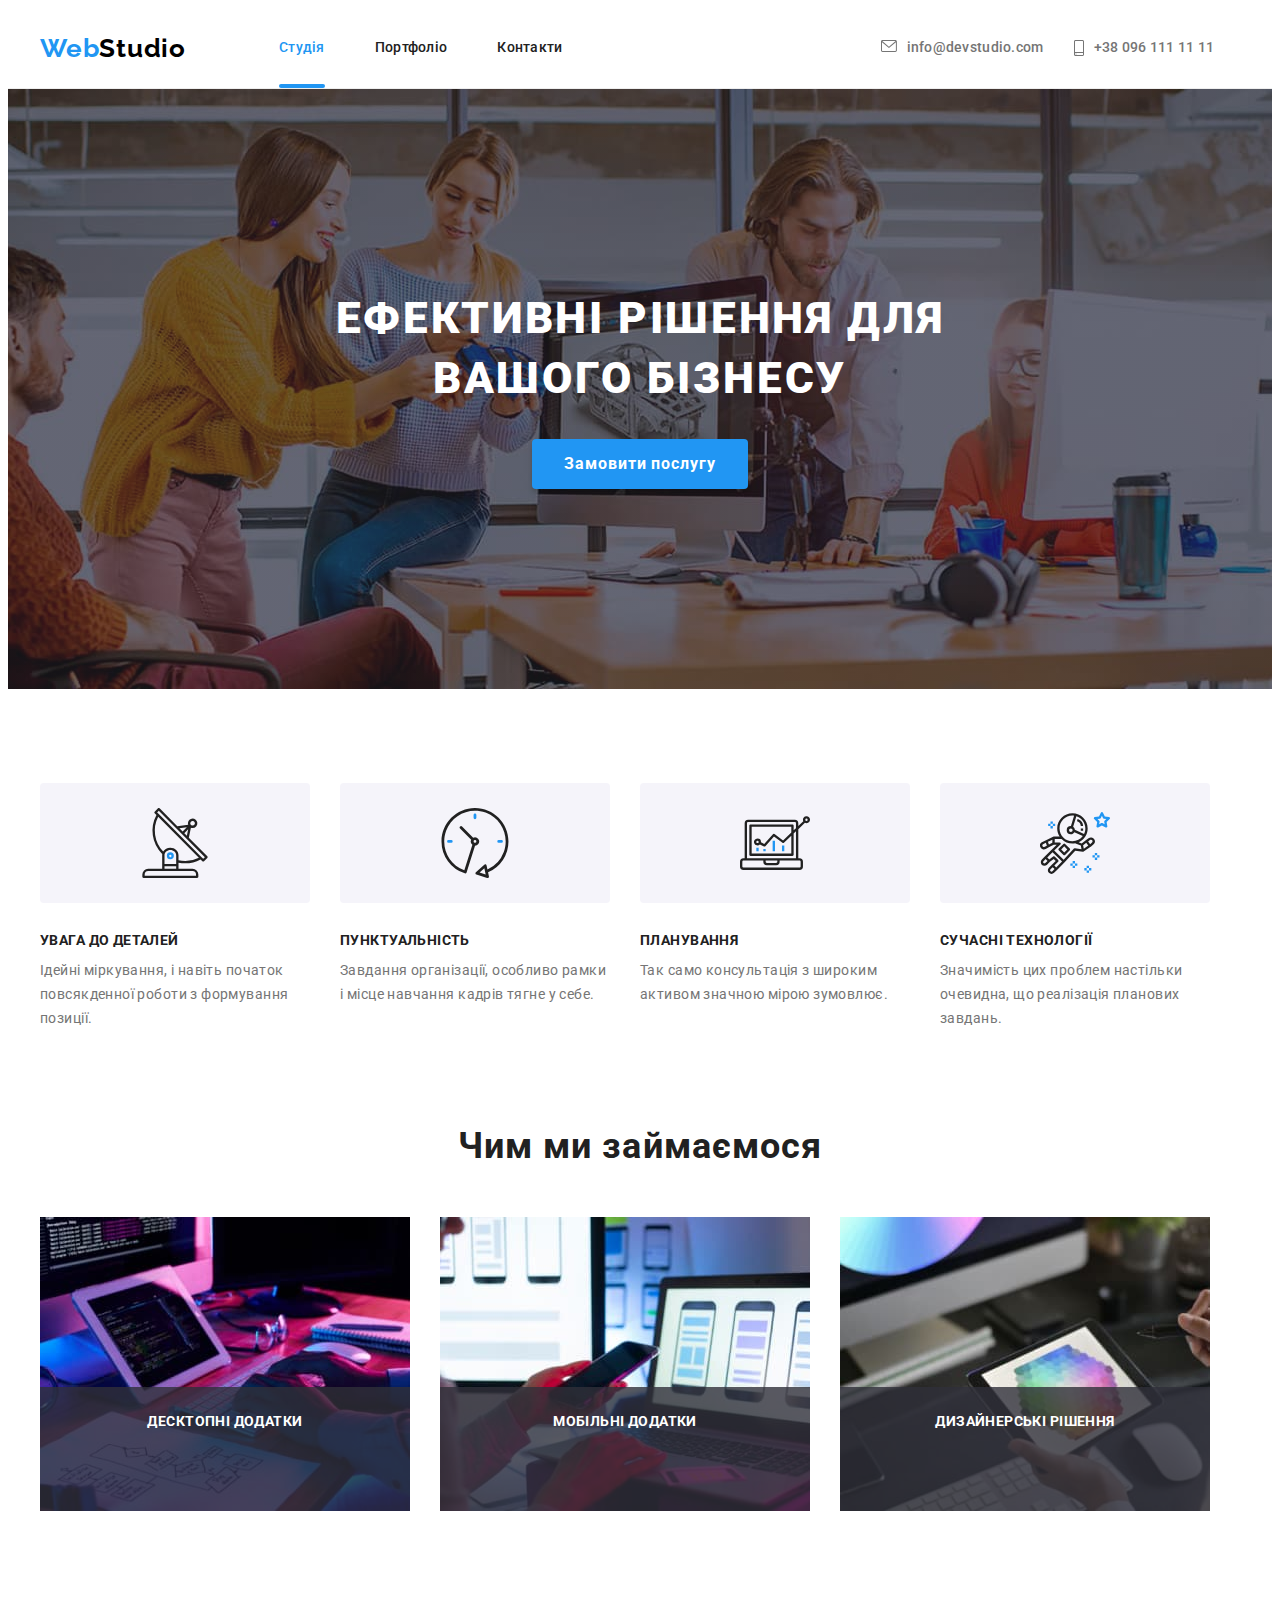
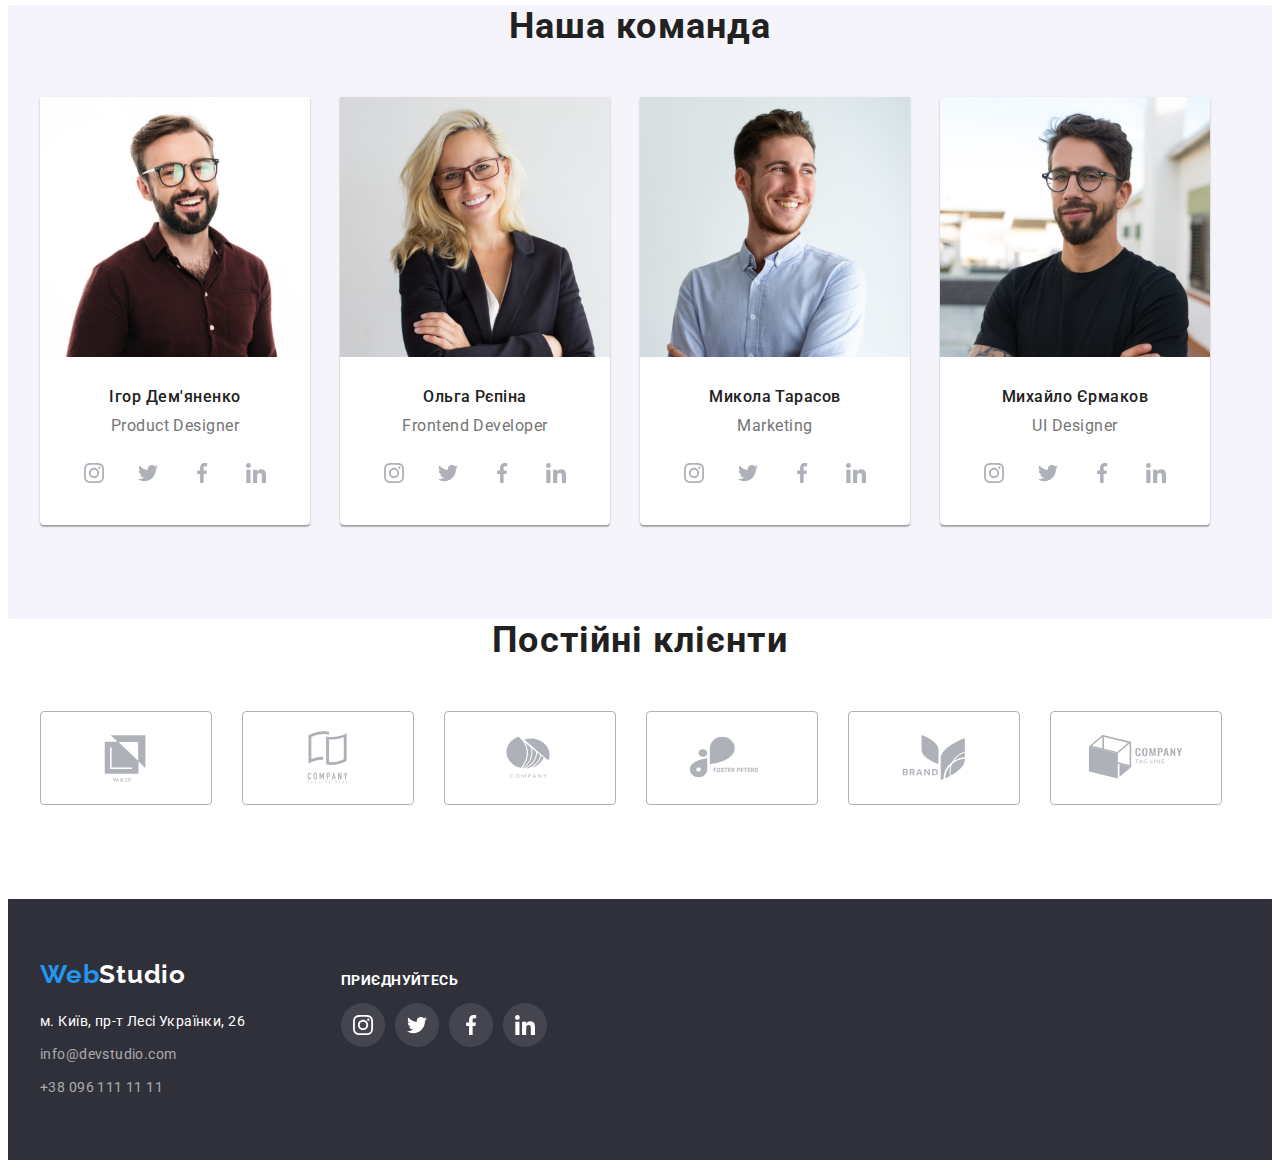
<file: index.html>
<!DOCTYPE html>
<html lang="uk">
<head>
    <meta charset="UTF-8">
    <meta http-equiv="X-UA-Compatible" content="IE=edge">
    <meta name="viewport" content="width=device-width, initial-scale=1.0">
    <title>WebStudio</title>

   <!-- Modern normalize -->
    <link rel="stylesheet" href="https://cdnjs.cloudflare.com/ajax/libs/modern-normalize/1.1.0/modern-normalize.min.css"
    integrity="sha512-wpPYUAdjBVSE4KJnH1VR1HeZfpl1ub8YT/NKx4PuQ5NmX2tKuGu6U/JRp5y+Y8XG2tV+wKQpNHVUX03MfMFn9Q=="
    crossorigin="anonymous" referrerpolicy="no-referrer" />

   <!-- Fonts -->
    <link rel="preconnect" href="https://fonts.googleapis.com" />
    <link rel="preconnect" href="https://fonts.gstatic.com" crossorigin />
    <link href="https://fonts.googleapis.com/css2?family=Raleway:wght@700&family=Roboto:wght@400;500;700;900&display=swap"
        rel="stylesheet" />

    <!-- Custom styles -->
    <link rel="stylesheet" href="./css/styles.css">

</head>
<body>
    <!-- Header section -->
    <header class="header">
        <div class="container heder-container">
            <nav class="main-nav heder-container"> 
                <a class="logo link" href="/">Web<span class="logo-header">Studio</span></a>

                <ul class="site-nav list">
                    <li class="iteam"> <a href="" class=" heder-link link current ">Студія</a></li>
                    <li class="iteam"> <a href="./portfolio.html" class="heder-link link">Портфоліо</a></li>
                    <li class="iteam"> <a href="" class="heder-link link">Контакти</a></li>
                </ul>
            </nav>
            <div class="contacts">
                <a href="info@devstudio.com" class="link contacts-iteam"><svg class="envelope-icon" width="16" height="12">
                        <use href="./images/icons.svg#icon-envelope"></use>
                    </svg> info@devstudio.com</a>
                <a href="tel:+380961111111" class="link contacts-iteam"><svg class="smartphone-icon" width="10" height="16">
                        <use href="./images/icons.svg#icon-smartphone"></use>
                    </svg> +38 096 111 11 11</a>
            </div>
        </div>
    </header>

  <!-- Main section -->
    <main>        
        <!--Hero  -->
        <section class="hero hero-overlay">
            <div class="container">
            <h1 class="hero-title">Ефективні рішення для<br/>вашого бізнесу</h1>
            <button type="button" class="hero-button" data-modal-open>Замовити послугу</button>
            </div>
        </section>
        
        <!-- Feature -->
        <section class="section-feature">
            <div class="container">
            <h2 hidden>Особливості</h2>
            <ul class="feature-list list">
                <li class="sub-list icon-antenna">
                    <h3 class="subtitle transform">УВАГА ДО ДЕТАЛЕЙ</h3>
                    <p class="text">Ідейні міркування, і навіть початок повсякденної роботи з формування позиції.</p>
                </li>
                <li class="sub-list icon-clock">
                    <h3 class="subtitle transform">ПУНКТУАЛЬНІСТЬ</h3>
                    <p class="text">Завдання організації, особливо рамки і місце навчання кадрів тягне у себе.</p>
                </li>
                <li class="sub-list icon-diagram">
                    <h3 class="subtitle transform">ПЛАНУВАННЯ</h3>
                    <p class="text">Так само консультація з широким активом значною мірою зумовлює.</p>
                </li>
                <li class="sub-list icon-astronaut">
                    <h3 class="subtitle transform">СУЧАСНІ ТЕХНОЛОГІЇ</h3>
                    <p class="text">Значимість цих проблем настільки очевидна, що реалізація планових завдань.</p>
                </li>
            </ul>
            </div>
        </section>

        
            <!-- What are we doing? -->
        <section class="section section-devices">
            <div class="container">
            <h2 class="section-title">Чим ми займаємося</h2>
            <ul class="list device-box">
                <li class="device">
                    <img src="./images/box1.jpg" 
                    alt="девайси"
                    width="370"
                    height="294"
                    />
                    <div class="label-overlay">
                        <p class="label-text">Десктопні додатки</p>
                    </div>
                </li>
                <li class="device"><img src="./images/box2.jpg" alt="девайси width="370"
                    height="294""/>
                <div class="label-overlay">
                    <p class="label-text">Мобільні додатки</p>
                </div>
            </li>
                <li class="device"><img src="./images/box3.jpg" alt="девайси width="370"
                    height="294""/>
                <div class="label-overlay">
                    <p class="label-text">Дизайнерські рішення</p>
                </div>
            </li>
            </ul>
            </div>
        </section>

        <!-- Our-team -->
        <section class="section section-our-team">
            <div class="container">
            <h2 class="section-title">Наша команда</h2>
            <ul class="list our-team">
                <li class="team-cards">
                    <img src="./images/img1.jpg" 
                    alt="Член команди"
                    width="270"
                    height="260"
                    >
                    <div class="cards">
                    <h3 class="section-subtitle">Ігор Дем'яненко</h3>
                    <p class="team">Product Designer</p>
                    <ul class="socials list">
                        <li class="socials-iteams">
                            <a class="socials-link link" 
                                href="https://instagram.com"
                                target="_blank"
                                rel="noopener noreferrer"
                                arial-label="Instagram icons"
                            >
                            <svg class="socials-icon" width="20" height="20">
                                <use href="./images/icons.svg#icon-instagram"></use>
                            </svg>
                             </a>
                        </li>
                        <li class="socials-iteams">
                            <a class="socials-link link" 
                                href="https://twitter.com" 
                                target="_blank" 
                                rel="noopener noreferrer"
                                arial-label="Twitter icons">
                            <svg class="socials-icon" width="20" height="20">
                                <use href="./images/icons.svg#icon-twitter"></use>
                            </svg>
                            </a>
                        </li>
                        <li class="socials-iteams">
                            <a class="socials-link link" 
                                href="https://www.facebook.com" 
                                target="_blank" 
                                rel="noopener noreferrer"
                                arial-label="Facebook icons">
                            <svg class="socials-icon" width="20" height="20">
                                <use href="./images/icons.svg#icon-facebook"></use>
                            </svg>
                            </a>
                        </li>
                        <li class="socials-iteams">
                            <a class="socials-link link" 
                            href="https://www.linkedin.com" 
                            target="_blank" 
                            rel="noopener noreferrer"
                            arial-label="Linkedin icons">
                            <svg class="socials-icon" width="20" height="20">
                                <use href="./images/icons.svg#icon-linkedin"></use>
                            </svg>
                            </a>
                        </li>
                    </ul>
                    </div>
                </li>
                <li class="team-cards">
                    <img src="./images/img2.jpg" 
                    alt="Член команди" 
                    width="270" 
                    height="260">
                    <div class="cards">
                    <h3 class="section-subtitle">Ольга Рєпіна</h3>
                    <p class="team">Frontend Developer</p>
                    <ul class="socials list">
                        <li class="socials-iteams">
                            <a class="socials-link link"
                            href="https://instagram.com" target="_blank"
                            rel="noopener noreferrer"
                            arial-label="Instagram icons">
                            <svg class="socials-icon" width="20" height="20">
                                <use href="./images/icons.svg#icon-instagram"></use>
                            </svg>
                            </a>
                        </li>
                        <li class="socials-iteams">
                            <a class="socials-link link" 
                            href="https://twitter.com" 
                            target="_blank" rel="noopener noreferrer"
                            arial-label="Twitter icons">
                            <svg class="socials-icon" width="20" height="20">
                                <use href="./images/icons.svg#icon-twitter"></use>
                            </svg>
                            </a>
                        </li>
                        <li class="socials-iteams">
                            <a class="socials-link link" 
                            href="https://www.facebook.com" 
                            target="_blank" 
                            rel="noopener noreferrer"
                            arial-label="Facebook icons">
                            <svg class="socials-icon" width="20" height="20">
                                <use href="./images/icons.svg#icon-facebook"></use>
                            </svg>
                            </a>
                        </li>
                        <li class="socials-iteams">
                            <a class="socials-link link" 
                            href="https://www.linkedin.com" 
                            target="_blank" 
                            rel="noopener noreferrer"
                            arial-label="Linkedin icons">
                            <svg class="socials-icon" width="20" height="20">
                                <use href="./images/icons.svg#icon-linkedin"></use>
                            </svg>
                            </a>
                        </li>
                    </ul>
                    </div>
                </li>
                <li class="team-cards">
                    <img src="./images/img3.jpg"
                    alt="Член команди" 
                    width="270" 
                    height="260">
                    <div class="cards">
                    <h3 class="section-subtitle">Микола Тарасов</h3>
                    <p class="team">Marketing</p>
                    <ul class="socials list">
                        <li class="socials-iteams">
                            <a class="socials-link link" 
                            href="https://instagram.com" 
                            target="_blank" 
                            rel="noopener noreferrer"
                            arial-label="Instagram icons">
                            <svg class="socials-icon" width="20" height="20">
                                <use href="./images/icons.svg#icon-instagram"></use>
                            </svg>
                            </a>
                        </li>
                        <li class="socials-iteams">
                            <a class="socials-link link" 
                            href="https://twitter.com" 
                            target="_blank" 
                            rel="noopener noreferrer"
                            arial-label="Twitter icons">
                            <svg class="socials-icon" width="20" height="20">
                                <use href="./images/icons.svg#icon-twitter"></use>
                            </svg>
                            </a>
                        </li>
                        <li class="socials-iteams">
                            <a class="socials-link link" 
                            href="https://www.facebook.com" 
                            target="_blank" 
                            rel="noopener noreferrer"
                            arial-label="Facebook icons">
                            <svg class="socials-icon" width="20" height="20">
                                <use href="./images/icons.svg#icon-facebook"></use>
                            </svg>
                            </a>
                        </li>
                        <li class="socials-iteams">
                            <a class="socials-link link" 
                            href="https://www.linkedin.com" 
                            target="_blank" 
                            rel="noopener noreferrer"
                            arial-label="Linkedin icons">
                            <svg class="socials-icon" width="20" height="20">
                                <use href="./images/icons.svg#icon-linkedin"></use>
                            </svg>
                            </a>
                        </li>
                    </ul>
                    </div>
                </li>
                <li class="team-cards">
                    <img src="./images/img4.jpg" 
                    alt="Член команди" 
                    width="270" 
                    height="260">
                    <div class="cards">
                    <h3 class="section-subtitle">Михайло Єрмаков</h3>
                    <p class="team">UI Designer</p>
                    <ul class="socials list">
                        <li class="socials-iteams">
                            <a class="socials-link link" 
                            href="https://instagram.com" 
                            target="_blank" 
                            rel="noopener noreferrer"
                            arial-label="Instagram icons">
                            <svg class="socials-icon" width="20" height="20">
                                <use href="./images/icons.svg#icon-instagram"></use>
                            </svg>
                            </a>
                        </li>
                        <li class="socials-iteams">
                            <a class="socials-link link" 
                            href="https://twitter.com" 
                            target="_blank" 
                            rel="noopener noreferrer"
                            arial-label="Twitter icons">
                            <svg class="socials-icon" width="20" height="20">
                                <use href="./images/icons.svg#icon-twitter"></use>
                            </svg>
                            </a>
                        </li>
                        <li class="socials-iteams">
                            <a class="socials-link link" 
                            href="https://www.facebook.com" 
                            target="_blank" 
                            rel="noopener noreferrer"
                            arial-label="Facebook icons">
                            <svg class="socials-icon" width="20" height="20">
                                <use href="./images/icons.svg#icon-facebook"></use>
                            </svg>
                            </a>
                        </li>
                        <li class="socials-iteams">
                            <a class="socials-link link" 
                            href="https://www.linkedin.com" 
                            target="_blank" 
                            rel="noopener noreferrer"
                            arial-label="Linkedin icons">
                            <svg class="socials-icon" width="20" height="20">
                                <use href="./images/icons.svg#icon-linkedin"></use>
                            </svg>
                            </a>
                        </li>
                    </ul>
                    </div>
                </li>
            </ul>
            </div>
        </section>
        <section class="section section-clients">
            <div class="container">
            <h2 class="regular-clients-title">Постійні клієнти</h2>
            <ul class="list regular-clients">
                <li class="client-icon">
                    <a class="client-company link"
                    href=""
                    target="_blank"
                    rel="noopener noreferrer"
                    aria-label="YA & CO">
                    <svg class="logo-icon" width="106" height="60">
                        <use href="./images/icons.svg#icon-Logo-company1"></use>
                    </svg>
                    </a>
                </li>
                <li class="client-icon">
                    <a class="client-company link" 
                    href="" target="_blank" rel="noopener noreferrer" 
                    aria-label="Company Tagline Here">
                    <svg class="logo-icon" width="106" height="60">
                        <use href="./images/icons.svg#icon-Logo-company2"></use>
                    </svg>
                    </a>
                </li>
                <li class="client-icon">
                    <a class="client-company link" 
                    href="" target="_blank" 
                    rel="noopener noreferrer" 
                    aria-label="COMPANY">
                    <svg class="logo-icon" width="106" height="60">
                        <use href="./images/icons.svg#icon-Logo-company3"></use>
                    </svg>
                    </a>
                </li>
                <li class="client-icon">
                    <a class="client-company link" 
                    href="" target="_blank" 
                    rel="noopener noreferrer" 
                    aria-label="Foster Peters">
                    <svg class="logo-icon" width="106" height="60">
                        <use href="./images/icons.svg#icon-Logo-company4"></use>
                    </svg>
                    </a>
                </li>
                <li class="client-icon">
                    <a class="client-company link" 
                    href="" target="_blank" 
                    rel="noopener noreferrer" 
                    aria-label="Brand">
                    <svg class="logo-icon" width="106" height="60">
                        <use href="./images/icons.svg#icon-Logo-company5"></use>
                    </svg>
                    </a>
                </li>
                <li class="client-icon">
                <a class="client-company link" 
                href="" target="_blank" 
                rel="noopener noreferrer" 
                aria-label="Company Tag Line">
                <svg class="logo-icon" width="106" height="60">
                    <use href="./images/icons.svg#icon-Logo-company6"></use>
                </svg>
                </a>
                </li>
            </ul>
            </div>
        </section>
    </main>

<!-- Footer section -->
<footer class ="footer-bg">
<div class="container footer">
    <div class="footer-adress">
        <div class="ft-logo">
            <a href="./index.html" class="logo link ">Web<span class="logo-footer">Studio</span></a>
        </div>
    <address>
        <ul class="address list">
            <li class="contact-list">
                <a href="https://goo.gl/maps/HazbPc8kqFYKP1meA" 
                target="_blank"
                rel="noopener noreferrer nofololow"
                class="address city link">м. Київ, пр-т Лесі Українки, 26</a>
            </li>
            <li class="contact-list">
                <a href="mailto:info@devstudio.com" class="address info link">info@devstudio.com</a>
            </li>
            <li class="contact-list">
                <a href="tel:+380961111111" class="address info link">+38 096 111 11 11</a>
            </li>
        </ul>
    </address>
    </div>
   
    
    <div class="social-networks">
        <h3 class="title-social-networks">ПРИЄДНУЙТЕСЬ</h3>
        <ul class="ft-socials list">
            <li class="socials-iteams">
                <a class="ft-socials-link link" 
                href="https://instagram.com" 
                target="_blank" rel="noopener noreferrer"
                arial-label="Instagram icons">
                 <svg class="ft-socials-icon" width="20" height="20">
                    <use href="./images/icons.svg#icon-instagram"></use>
                </svg>
                </a>
             </li>
            <li class="socials-iteams">
                <a class="ft-socials-link link" href="https://twitter.com" target="_blank" rel="noopener noreferrer"
                    arial-label="Twitter icons">
                    <svg class="ft-socials-icon" width="20" height="20">
                        <use href="./images/icons.svg#icon-twitter"></use>
                    </svg>
                </a>
            </li>
            <li class="socials-iteams">
                <a class="ft-socials-link link" href="https://www.facebook.com" target="_blank" rel="noopener noreferrer"
                    arial-label="Facebook icons">
                    <svg class="ft-socials-icon" width="20" height="20">
                        <use href="./images/icons.svg#icon-facebook"></use>
                    </svg>
                </a>
            </li>
            <li class="socials-iteams">
                <a class="ft-socials-link link" href="https://www.linkedin.com" target="_blank" rel="noopener noreferrer"
                    arial-label="Linkedin icons">
                    <svg class="ft-socials-icon" width="20" height="20">
                        <use href="./images/icons.svg#icon-linkedin"></use>
                    </svg>
                </a>
            </li>
        </ul>
    </div>
</div>
</footer>

<!-- Modal Window-->
<div class="backdrop is-hidden" data-modal>
    <div class="modal">
        <button class="btn-close" data-modal-close>
            <svg class="icon-close" width="18px" height="18px">
                 <use href="images/icons.svg#icon-close-black"></use>
            </svg>
        </button>
    </div>
</div>

<!-- Script -->
<script src="./js/modal.js"></script>

</body>
</html>
</file>
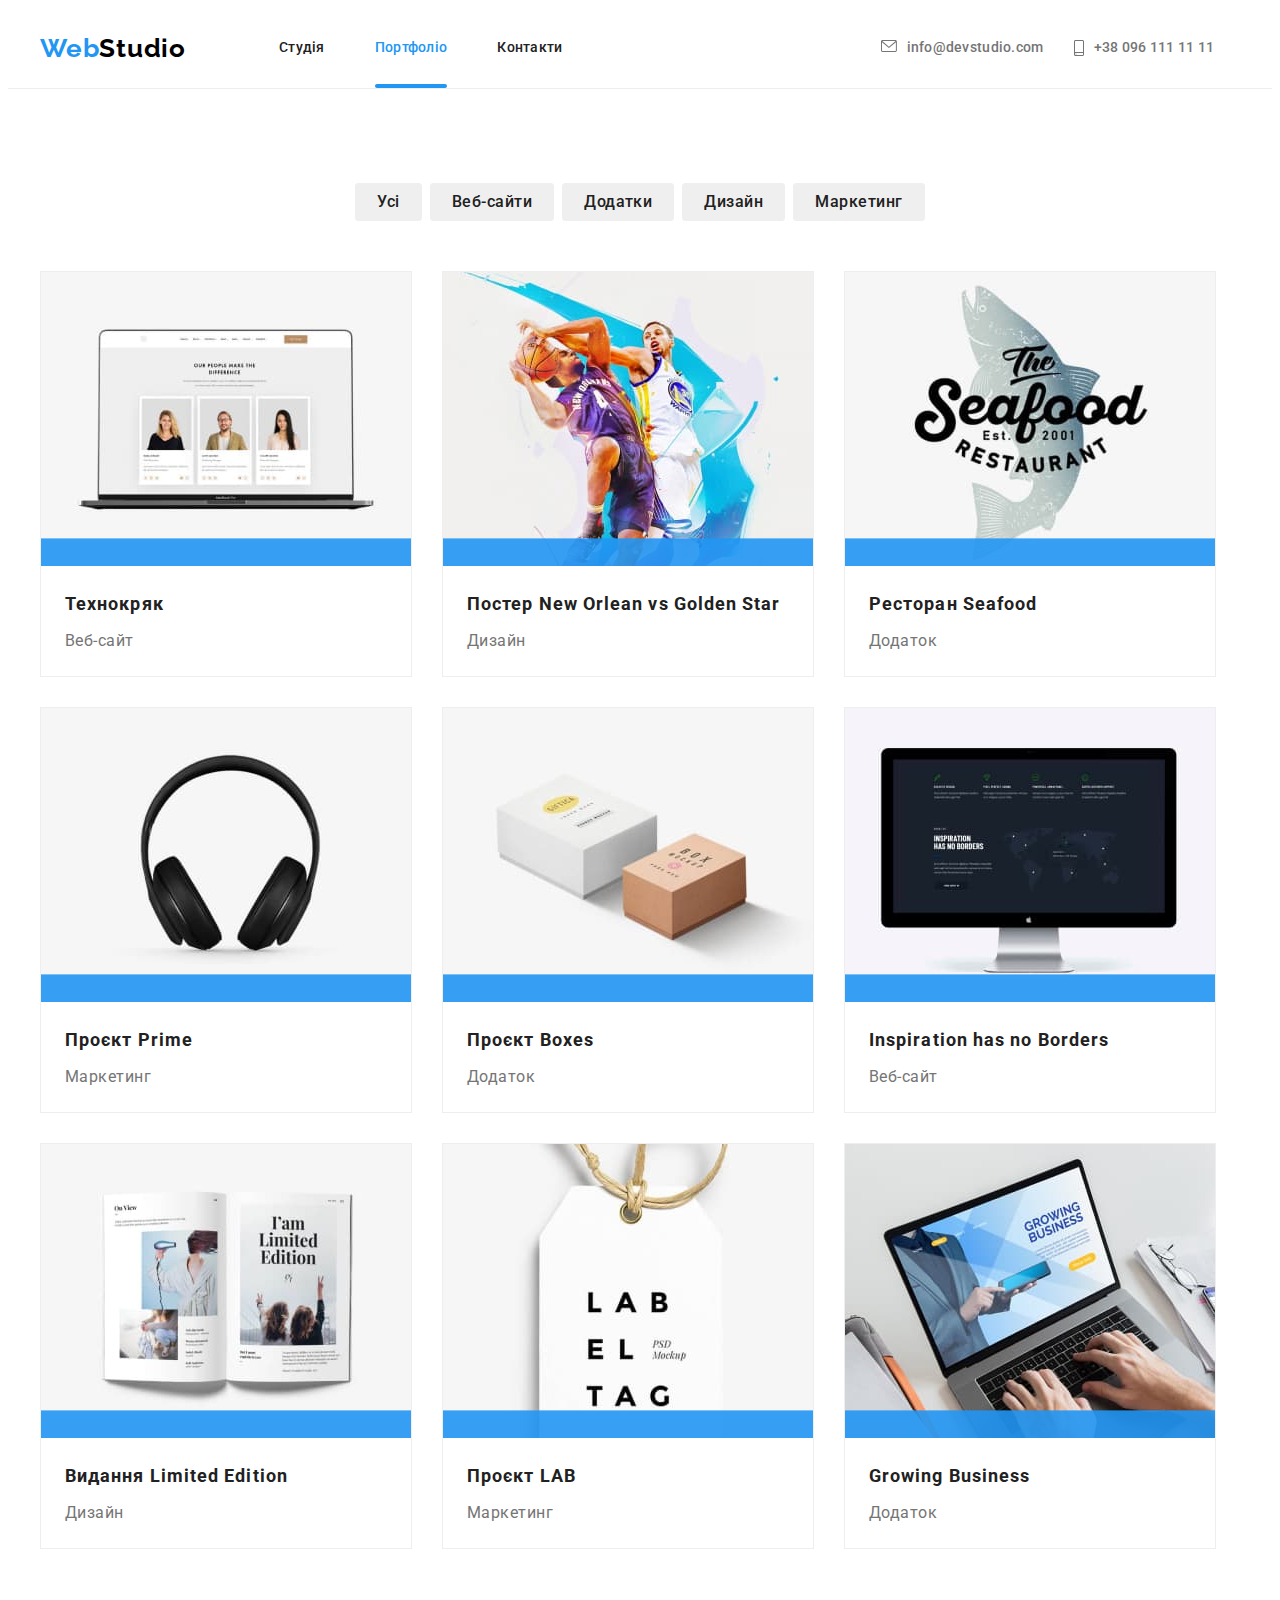
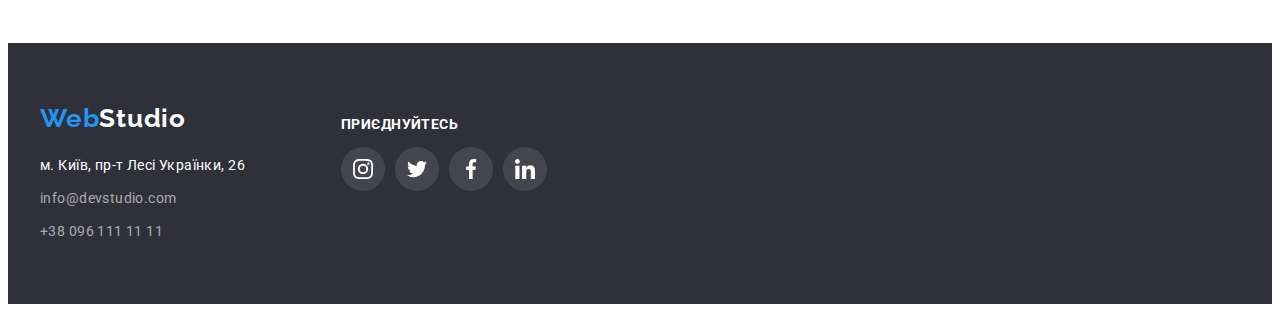
<file: portfolio.html>
<!DOCTYPE html>
<html lang="uk">

<head>
    <meta charset="UTF-8">
    <meta http-equiv="X-UA-Compatible" content="IE=edge">
    <meta name="viewport" content="width=device-width, initial-scale=1.0">
    <title>Portfolio</title>

    <!-- Modern normalize -->
    <link rel="stylesheet" href="https://cdnjs.cloudflare.com/ajax/libs/modern-normalize/1.1.0/modern-normalize.min.css"
        integrity="sha512-wpPYUAdjBVSE4KJnH1VR1HeZfpl1ub8YT/NKx4PuQ5NmX2tKuGu6U/JRp5y+Y8XG2tV+wKQpNHVUX03MfMFn9Q=="
        crossorigin="anonymous" referrerpolicy="no-referrer" />
    
    <!-- Fonts -->
    <link rel="preconnect" href="https://fonts.googleapis.com" />
    <link rel="preconnect" href="https://fonts.gstatic.com" crossorigin />
    <link href="https://fonts.googleapis.com/css2?family=Raleway:wght@700&family=Roboto:wght@400;500;700;900&display=swap"
        rel="stylesheet" />

    <!-- Custom styles -->
    <link rel="stylesheet" href="./css/styles.css">
</head>

<body>
    <!-- Header section -->
    <header class="header">
        <div class="container heder-container">
            <nav class="main-nav heder-container">
                <a class="logo link" href="/">Web<span class="logo-header">Studio</span></a>

                <ul class="site-nav list">
                    <li class="iteam"> <a href="./index.html" class="heder-link link ">Студія</a></li>
                    <li class="iteam"> <a href="" class="heder-link link current">Портфоліо</a></li>
                    <li class="iteam"> <a href="" class="heder-link link">Контакти</a></li>
                </ul>
            </nav>
            <div class="contacts">
                <a href="info@devstudio.com" class="link contacts-iteam"><svg class="envelope-icon" width="16" height="12">
                        <use href="./images/icons.svg#icon-envelope"></use>
                    </svg> info@devstudio.com</a>
                <a href="tel:+380961111111" class="link contacts-iteam"><svg class="smartphone-icon" width="10" height="16">
                        <use href="./images/icons.svg#icon-smartphone"></use>
                    </svg> +38 096 111 11 11</a>
            </div>
        </div>
    </header>
<!-- Main section -->
    <main>
        <section class="project">
            <div class="container">
            <ul class="filter list">
                <li class="btn"><button type="button" class="button-filter">Усі</button></li>
                <li class="btn"><button type="button" class="button-filter">Веб-сайти</button></li>
                <li class="btn"><button type="button" class="button-filter">Додатки</button></li>
                <li class="btn"><button type="button" class="button-filter">Дизайн</button></li>
                <li class="btn"><button type="button" class="button-filter">Маркетинг</button></li>
            </ul>
            
            <h1 hidden>Портфоліо</h1>
            <ul class="list group"> 
                <li class="group-iteam">
                    <div class="group-thumb">
                        <img src="./images/img5.jpg"
                            alt="Ноутбук"
                            width="370"
                            height="294" />
                        <div class="group-iteam-overlay">
                            <p class="text-overlay">Ресурс пропонує комплексні пропозиції з різним рівнем функціоналу та сервісів. Все це
                                дозволить відвідувачу отримати
                                вичерпні відомості про компанію чи приватну особу.
                            </p>
                        </div>
                    </div>
                        
                        <div class="group-container">
                            <h2 class="group-title">Технокряк</h2>
                            <p class="group-text">Веб-сайт</p>
                        </div>
                        
                </li>                   
                <li class="group-iteam">
                    <div class="group-thumb">
                        <img src="./images/img6.jpg" 
                            alt="Гра у баскетбол"
                            width="370"
                            height="294"/>
                        <div class="group-iteam-overlay">
                            <p class="text-overlay">Ресурс пропонує комплексні пропозиції з різним рівнем функціоналу та сервісів. Все це
                                дозволить відвідувачу отримати
                                вичерпні відомості про компанію чи приватну особу.
                            </p>
                        </div>
                    </div>
                    <div class="group-container">
                        <h2 class="group-title">Постер New Orlean vs Golden Star</h2>
                        <p class="group-text">Дизайн</p>
                    </div>
                </li>
                <li class="group-iteam">
                    <div class="group-thumb">
                        <img src="./images/img7.jpg" 
                            alt="Логотип рестрану"
                            width="370"
                            height="294"/>
                        <div class="group-iteam-overlay">
                            <p class="text-overlay">Ресурс пропонує комплексні пропозиції з різним рівнем функціоналу та сервісів. Все це
                                дозволить відвідувачу отримати
                                вичерпні відомості про компанію чи приватну особу.
                            </p>
                        </div>
                    </div>
                    <div class="group-container">
                        <h2 class="group-title">Ресторан Seafood</h2>
                        <p class="group-text">Додаток</p>
                    </div>
                </li>
                <li class="group-iteam">
                    <div class="group-thumb">
                        <img src="./images/img8.jpg" 
                            alt="Навушники"
                            width="370"
                            height="294"/>
                        <div class="group-iteam-overlay">
                            <p class="text-overlay">Ресурс пропонує комплексні пропозиції з різним рівнем функціоналу та сервісів. Все це
                                дозволить відвідувачу отримати
                                вичерпні відомості про компанію чи приватну особу.
                            </p>
                        </div>
                    </div>
                    <div class="group-container">
                        <h2 class="group-title">Проєкт Prime</h2>
                        <p class="group-text">Маркетинг</p>
                    </div>
                </li>
                <li class="group-iteam">
                    <div class="group-thumb">
                        <img src="./images/img9.jpg" 
                            alt="Коробочки"
                            width="370"
                            height="294"/>
                        <div class="group-iteam-overlay">
                            <p class="text-overlay">Ресурс пропонує комплексні пропозиції з різним рівнем функціоналу та сервісів. Все це
                                дозволить відвідувачу отримати
                                вичерпні відомості про компанію чи приватну особу.
                            </p>
                        </div>
                    </div>
                    <div class="group-container">
                        <h2 class="group-title">Проєкт Boxes</h2>
                        <p class="group-text">Додаток</p>
                    </div>
                </li>
                <li class="group-iteam">
                    <div class="group-thumb">
                        <img src="./images/img10.jpg" 
                            alt="Монітор"
                            width="370"
                            height="294"/>
                        <div class="group-iteam-overlay">
                            <p class="text-overlay">Ресурс пропонує комплексні пропозиції з різним рівнем функціоналу та сервісів. Все це
                                дозволить відвідувачу отримати
                                вичерпні відомості про компанію чи приватну особу.
                            </p>
                        </div>
                    </div>
                    <div class="group-container">
                        <h2 class="group-title">Inspiration has no Borders</h2>
                        <p class="group-text">Веб-сайт</p>
                    </div>
                </li>
                <li class="group-iteam">
                    <div class="group-thumb">
                        <img src="./images/img11.jpg" 
                            alt="Журнал"
                            width="370"
                            height="294"/>
                        <div class="group-iteam-overlay">
                            <p class="text-overlay">Ресурс пропонує комплексні пропозиції з різним рівнем функціоналу та сервісів. Все це
                                дозволить відвідувачу отримати
                                вичерпні відомості про компанію чи приватну особу.
                            </p>
                        </div>
                    </div>
                    <div class="group-container">
                        <h2 class="group-title">Видання Limited Edition</h2>
                        <p class="group-text">Дизайн</p>
                    </div>
                </li>
                <li class="group-iteam">
                    <div class="group-thumb">
                        <img src="./images/img12.jpg" 
                            alt="Етикетка"
                            width="370"
                            height="294"/>
                        <div class="group-iteam-overlay">
                            <p class="text-overlay">Ресурс пропонує комплексні пропозиції з різним рівнем функціоналу та сервісів. Все це
                                дозволить відвідувачу отримати
                                вичерпні відомості про компанію чи приватну особу.
                            </p>
                        </div>
                    </div>
                    <div class="group-container">
                        <h2 class="group-title">Проєкт LAB</h2>
                        <p class="group-text">Маркетинг</p>
                    </div>
                </li>
                <li class="group-iteam">
                    <div class="group-thumb">
                        <img src="./images/img13.jpg" 
                            alt="Друк на ноутбуці"
                            width="370"
                            height="294"/>
                        <div class="group-iteam-overlay">
                            <p class="text-overlay">Ресурс пропонує комплексні пропозиції з різним рівнем функціоналу та сервісів. Все це
                                дозволить відвідувачу отримати
                                вичерпні відомості про компанію чи приватну особу.
                            </p>
                        </div>
                    </div>
                    <div class="group-container">
                        <h2 class="group-title">Growing Business</h2>
                        <p class="group-text">Додаток</p>
                    </div>
                </li>          
            </ul>
            </div>
        </section>
    </main>

<footer class="footer-bg">
    <div class="container footer">
        <div class="footer-adress">
            <div class="ft-logo">
                <a href="./index.html" class="logo link">Web<span class="logo-footer">Studio</span></a>
            </div>
        <address>
            <ul class="address list">
                <li class="contact-list">
                    <a href="https://goo.gl/maps/HazbPc8kqFYKP1meA" target="_blank" rel="noopener noreferrer nofololow"
                        class="address city link">м. Київ, пр-т Лесі Українки, 26</a>
                </li>
                <li class="contact-list">
                    <a href="mailto:info@devstudio.com" class="address info link">info@devstudio.com</a>
                </li>
                <li class="contact-list">
                    <a href="tel:+380961111111" class="address info link">+38 096 111 11 11</a>
                </li>
            </ul>
        </address>
        </div>
        
        <div class="social-networks">
            <h3 class="title-social-networks">ПРИЄДНУЙТЕСЬ</h3>
            <ul class="ft-socials list">
                <li class="socials-iteams">
                    <a class="ft-socials-link link" href="https://instagram.com" target="_blank" rel="noopener noreferrer"
                        arial-label="Instagram icons">
                        <svg class="ft-socials-icon" width="20" height="20">
                            <use href="./images/icons.svg#icon-instagram"></use>
                        </svg>
                    </a>
                </li>
                <li class="socials-iteams">
                    <a class="ft-socials-link link" href="https://twitter.com" target="_blank" rel="noopener noreferrer"
                        arial-label="Twitter icons">
                        <svg class="ft-socials-icon" width="20" height="20">
                            <use href="./images/icons.svg#icon-twitter"></use>
                        </svg>
                    </a>
                </li>
                <li class="socials-iteams">
                    <a class="ft-socials-link link" href="https://www.facebook.com" target="_blank" rel="noopener noreferrer"
                        arial-label="Facebook icons">
                        <svg class="ft-socials-icon" width="20" height="20">
                            <use href="./images/icons.svg#icon-facebook"></use>
                        </svg>
                    </a>
                </li>
                <li class="socials-iteams">
                    <a class="ft-socials-link link" href="https://www.linkedin.com" target="_blank" rel="noopener noreferrer"
                        arial-label="Linkedin icons">
                        <svg class="ft-socials-icon" width="20" height="20">
                            <use href="./images/icons.svg#icon-linkedin"></use>
                        </svg>
                    </a>
                </li>
            </ul>
        </div>
        
    </div>
</footer>

</body>

</html>
</file>
<file: css/styles.css>
:root {
    --accent-color: #2196F3;
    --primary-text-color: #757575;
    --primary-heading-color: #212121;
    --primary-color:#FFFFFF;
    --background-color: #2F303A;
    --secondary-logo-color: #000000;
    --secondary-contacts-color:rgba(255, 255, 255, 0.6);
    --color-shadow-hero-button: rgba(0, 0, 0, 0.15);
    --color-bg-btn-filters: #F5F4FA;
    --border-color: #EEEEEE;
    --main-icons-color: #AFB1B8;


    /* Fonts */
    --main-font: Roboto;
    --logo-font: Raleway;

    --anima-fast: 250ms cubic-bezier(0.4, 0, 0.2, 1);
}


/* Base styles */
body {
    font-family: var(--main-font), sans-serif;
    background-color: var(--primary-color);
    color: var(--primary-text-color);
}
.list {
    padding: 0;
    margin: 0;
    list-style: none;
}
.link {
    text-decoration: none;
}

.container {
    width: 1200px;
    padding-right: 15px;
    padding-left: 15px;
    margin: 0 auto;
   
    
}

img {
    display: block;
    max-width: 100%;
    height: auto;
}

.logo {
        font-family: var(--logo-font);
        font-weight: 700;
        font-size: 26px;
        line-height: 1.19;
        letter-spacing: 0.03em;
    
        color: var(--accent-color);
}
.logo-header {
    color:var(--secondary-logo-color);
}
.logo-footer {
    color: var(--primary-color);
}
button {
    border: 0;
}

/* Header */

/*Nav*/
.header {
    border-bottom: 1px solid var(--border-color);
}
.heder-container {
    display: flex;
    align-items: center;
}
.main-nav {
    display: flex;
}
.site-nav {
    display: flex;
    margin-left: 93px;
    margin-right: 318px;
}

 .site-nav .iteam:not(:last-child) {
    margin-right: 50px;
}

.site-nav .link {
    display: block;
    padding-top: 32px;
    padding-bottom: 32px;

    color: var(--primary-heading-color);
    font-weight: 500;
    font-size: 14px;
    line-height: 1.14;
    letter-spacing: 0.02em;

    transition: color var(--anima-fast);

    
}
.site-nav .link:hover,
.site-nav .link:focus {
    color: var(--accent-color);
}
.site-nav .link.current {
    color: var(--accent-color);
}
.heder-link {
    position: relative;
}
.heder-link::after {
    content: "";
    position: absolute;
    bottom: 0;

    display: block;
    width: 100%;
    height: 4px;

    border-radius: 2px;
    background-color: var(--accent-color);
    opacity: 0;
}
.heder-link.current::after {
    opacity: 1;
}

.contacts {
    display: flex;
    align-items: center;
    gap: 30px;
}

.contacts-iteam {
    display: flex;
    justify-content: center;
    gap: 10px;

    font-weight: 500;
    font-size: 14px;
    line-height: 1.14;
    letter-spacing: 0.02em;

    color: var(--primary-text-color);

    transition: color var(--anima-fast);
}

.envelope-icon,
.smartphone-icon {
    fill: currentColor;
}
.contacts-iteam:hover,
.contacts-iteam:focus {
    color: var(--accent-color);
}



/* Hero*/
.hero {
    background: var(--background-color);
    text-align: center;
    padding-top: 200px;
    padding-bottom: 200px;
}
.hero-overlay {
    max-width: 1600px;
    height: 600;
    margin-left: auto;
    margin-right: auto;
    background-image: linear-gradient(rgba(47, 48, 58, 0.4), rgba(47, 48, 58, 0.4)),
     url('../images/hero.jpg');
    background-repeat: no-repeat;
    background-position: center;
    background-size: cover;
    
}
.hero-title {
    margin-top: 0;
    margin-bottom: 30px;
        
    font-weight: 900;
    font-size: 44px;
    line-height: 1.36;
    letter-spacing: 0.06em;
    text-transform: uppercase;

    color: var(--primary-color);

     
}
.hero-button {
    padding: 10px 32px;
    
    font-family: inherit;
    font-weight: 700;
    font-size: 16px;
    line-height: 1.9;
    align-items: center;   
    letter-spacing: 0.06em;
    cursor: pointer;

    color: var(--primary-color);
    background: var(--accent-color);
    box-shadow: 0px 4px 4px var(--color-shadow-hero-button);
    border-radius: 4px;
}


/*Section*/

.section {
    padding-bottom: 94px;
}
.section-title {
    margin-top: 0;
    margin-bottom: 50px;

    font-size: 36px;
    line-height: 1.17;
    text-align: center;
    letter-spacing: 0.03em;

    color: var(--primary-heading-color);
}


/* Features */
.section-feature {
    padding-top: 94px;
    padding-bottom: 94px;
    
}

.feature-list {
    display: flex;
}
.sub-list {
    width: 270px;
}
.sub-list::before {
    display: block;
    content: "";
    height: 120px;
    background-size: 70px;
    background-repeat: no-repeat;
    background-position: center;
    background-color: var(--color-bg-btn-filters);
    
    margin-bottom: 30px;
    border-radius: 4px;
}
.icon-antenna::before {
    background-image: url(../images/antenna.svg);
    
}
.icon-clock::before {
    background-image: url(../images/clock.svg);
    
}
.icon-diagram::before {
    background-image: url(../images/diagram.svg);
   
}
.icon-astronaut::before {
    background-image: url(../images/astronaut.svg);
    
}
 .feature-list .sub-list:not(:last-child) {
     margin-right: 30px;
 }
.subtitle {
    margin-top: 0;
    margin-bottom: 10px;

    font-size: 14px;
    line-height: 1.14;
    letter-spacing: 0.03em; 
    text-transform: uppercase;

    color: var(--primary-heading-color);
}
.text {
    margin-top: 0;
    margin-bottom: 0;
    
    font-size: 14px;
    line-height: 1.71;
    letter-spacing: 0.03em;

    color: var(--primary-text-color);
}

/* What are we doing? */
/* Чим займаємося */
.device {
    position: relative;
    padding-top: 0;
    
}
.device-box {
    display: flex;
}
.device:not(:last-child) {
    margin-right: 30px;
}
.label-overlay {
    position: absolute;
    bottom: 0;
    padding-top: 27px;
    padding-bottom: 27px;

    width: 100%;
    height: 70px;
    

    background: rgba(47, 48, 58, 0.8);
}
.label-text {
    margin: 0;

    font-weight: 700;
    font-size: 14px;
    line-height: 1.14;
    text-align: center;
    letter-spacing: 0.03em;
    text-transform: uppercase;
    
    color: var(--primary-color);
}

/* Our-team */
/* Наша команда */
.section-our-team {
    background-color: var(--color-bg-btn-filters);
    padding-bottom: 94px;
}
.our-team {
    display: flex;

}
.team-cards {
    background: var(--primary-color);
    box-shadow: 0px 1px 3px rgba(0, 0, 0, 0.12), 0px 1px 1px rgba(0, 0, 0, 0.14), 0px 2px 1px rgba(0, 0, 0, 0.2);
    border-radius: 0px 0px 4px 4px;
}
.team-cards:not(:last-child) {
    margin-right: 30px;
}

.team {
    margin-top: 0;
    margin-bottom: 16px;

    font-size: 16px;
    line-height: 1.19;
    letter-spacing: 0.03em;

    color: var(--primary-text-color);
}
.cards{
    padding-top: 30px;
    padding-bottom: 30px;
    text-align: center;
}
.section-subtitle {
    margin-top: 0;
    margin-bottom: 10px;
    
    font-weight: 500;
    font-size: 16px;
    line-height: 1.19;
    letter-spacing: 0.03em;

    color: var(--primary-heading-color);
 }
 /* Socials */
 .socials {
    display: flex;
    justify-content: center;
    align-items: center;
    gap: 10px;
 }
.socials-link {
    display: flex;
    justify-content: center;
    align-items: center; 
    width: 44px;
    height: 44px;
    border-radius: 50%;

    color: var(--primary-color);

    transition: background var(--anima-fast);
}
.socials-link:hover,
.socials-link:focus {
    background: var(--accent-color);
}
.socials-icon {
    fill: var(--main-icons-color);
    transition: fill var(--anima-fast);
}
.socials-link:hover .socials-icon,
.socials-link:focus .socials-icon {
    fill: var(--primary-color);
}

/* Regular clients */
/* Постійні клієнти */
.regular-clients-title {
    margin-top: 0;
    margin-bottom: 50px;

    font-size: 36px;
    line-height: 1.17;
    text-align: center;
    letter-spacing: 0.03em;
    
    color: var(--primary-heading-color);
}

.regular-clients {
    display: flex;
    gap: 30px;
}
.client-company {
    display: flex;
    justify-content: center;
    align-items: center;

    width: 170px;
    height: 92px;

    border: 1px solid var(--main-icons-color);
    border-radius: 4px;

    transition: border-color var(--anima-fast);
}
.client-company:hover, 
.client-company:focus {
    border-color: var(--accent-color);
}

.logo-icon {
fill: var(--main-icons-color);

transition: fill var(--anima-fast);
}
.client-company:hover .logo-icon,
.client-company:focus .logo-icon{
    border-color: var(--accent-color);
    fill: var(--accent-color);
} 

/* Footer*/
.address {
    font-style: normal;
    font-size: 14px;
    line-height: 1.71;
    letter-spacing: 0.03em;  

    transition: color var(--anima-fast);
}
.ft-logo {
    margin-bottom: 20px;
}
.contact-list {
    width: 231px;
}
.contact-list:not(:last-child) {
    margin-bottom: 9px;
}
.address .city {
    color: var(--primary-color);   
}
.address .info {
    color: var(--secondary-contacts-color); 
}
.address:hover,
.address:focus {
    color: var(--accent-color);
}
.footer-bg {
    background: var(--background-color);
    padding-top: 60px;
    padding-bottom: 60px;
}
 /* Соціальні мережі */
/* social networks */
.footer {
    display: flex;
    gap: 70px;
}

.social-networks {
    display: block;
    width: 206px;
    padding: 0;
} 
.title-social-networks {
    font-size: 14px;
    line-height: 1.14;
    letter-spacing: 0.03em;
    text-transform: uppercase;
    
    color: var(--primary-color);
}
.ft-socials {
     display: flex;
     justify-content: center;
     align-items: center;
     gap: 10px;
}

.ft-socials-link {
    display: flex;
    justify-content: center;
    align-items: center;
    width: 44px;
    height: 44px;

    border-radius: 50%;
    background: rgba(255, 255, 255, 0.1);
    
    transition: background var(--anima-fast);
}
 .ft-socials-icon {
     fill: var(--primary-color);
}

 .ft-socials-link:hover,
 .ft-socials-link:focus {
     background: var(--accent-color);
}

 

/* Portfolio */
.project {
    padding-top: 94px;
    padding-bottom: 94px;
}
.filter {
    display: flex;
    justify-content: center;
    margin-bottom: 50px;
}
.btn {
    background: var(--color-bg-btn-filters);
    border-radius: 4px;
}
.btn:not(:last-child) {
    margin-right: 8px;
    
}
.button-filter {
    padding: 6px 22px;
    border-radius: 4px;
       
    font-family: inherit;
    font-style: normal;
    font-weight: 500;
    font-size: 16px;
    line-height: 1.62;
    text-align: center;
    letter-spacing: 0.03em;
    cursor: pointer;

    color: var(--primary-heading-color);

    transition: background var(--anima-fast), box-shadow var(--anima-fast), color var(--anima-fast);
}
.button-filter:hover,
.button-filter:focus {
    background: var(--accent-color);
    box-shadow: 0px 3px 1px rgba(0, 0, 0, 0.1), 0px 1px 2px rgba(0, 0, 0, 0.08), 0px 2px 2px rgba(0, 0, 0, 0.12);
    color: var(--primary-color);
}

.group {
    display: flex;
    flex-wrap: wrap;
}
.group-iteam {
    width: 370px;
    background: var(--primary-color);
    border: 1px solid var(--border-color);

    transition: box-shadow var(--anima-fast);
}
.group-thumb {
    position: relative;
    overflow: hidden;
        
}

.group-iteam-overlay {
    position: absolute;
    top: 0;
    left: 0;

    transform: translateY(100%);
    
    width: 100%;
    height: 294;
    padding: 63px 24px; 

    background: rgba(33, 150, 243, 0.9);

    transition: transform var(--anima-fast);
    
}
.text-overlay {
    margin: 0;
   
    font-size: 18px;
    line-height: 1.56;
    letter-spacing: 0.03em;
    
    color: var(--primary-color); 
}
.group-iteam:hover .group-iteam-overlay {
    transform: translateY(0);
}
.group-iteam:not(:nth-child(3n)) {
    margin-right: 30px;
}
.group-iteam:not(:nth-last-child(-n+3)) {
    margin-bottom: 30px;
}
.group-iteam:hover,
.group-iteam:focus {
    box-shadow: 0px 1px 1px rgba(0, 0, 0, 0.12), 0px 4px 4px rgba(0, 0, 0, 0.06), 1px 4px 6px rgba(0, 0, 0, 0.16);team-cards
}
.group-container {
   padding: 20px 24px;
}
    
.group-title {   
    margin-top: 0;
    margin-bottom: 4px;

    font-size: 18px;
    line-height: 2;
    letter-spacing: 0.06em;

    color: var(--primary-heading-color);
}
.group-text {
    margin-top: 0;
    margin-bottom: 0;
    
    font-size: 16px;
    line-height: 1.88;
    letter-spacing: 0.03em;

    color: var(--primary-text-color);
}

/* Modal Window */
.backdrop {
    position: fixed;
    top: 0;
    left: 0;
    width: 100%;
    height: 100%;

    background: rgba(0, 0, 0, 0.2);

    opacity: 1;
    transition: opacity var(--anima-fast), visibility var(--anima-fast);
}
.backdrop.is-hidden {
    opacity: 0;
    visibility: hidden;
    pointer-events: none;

}
.backdrop.is-hidden.modal {
    opacity: 0;
    transform: translate (-50%, -50%) scale(0.3);
}
.modal {
    position: absolute;
    top: 50%;
    left: 50%;
    transform: translate(-50%, -50%);

    min-width: 528px;
    min-height: 581px;

    background: var(--primary-color);
    box-shadow: 0px 1px 3px rgba(0, 0, 0, 0.12), 0px 1px 1px rgba(0, 0, 0, 0.14), 0px 2px 1px rgba(0, 0, 0, 0.2);
    border-radius: 4px;

    transform: translate (-50%, -50%) scale(1);

    transition: transform var(--anima-fast), opacity var(--anima-fast);
}
.btn-close {
    position: absolute;
    top: 8px;
    right: 8px;
    
    padding: 0;
    display: inline-flex;
    justify-content: center;
    align-items: center;
    cursor: pointer;

    width: 30px;
    height: 30px;

    background: var(--primary-color);
    border: 1px solid rgba(0, 0, 0, 0.1);
    border-radius: 50%;
    
    
}
</file>
